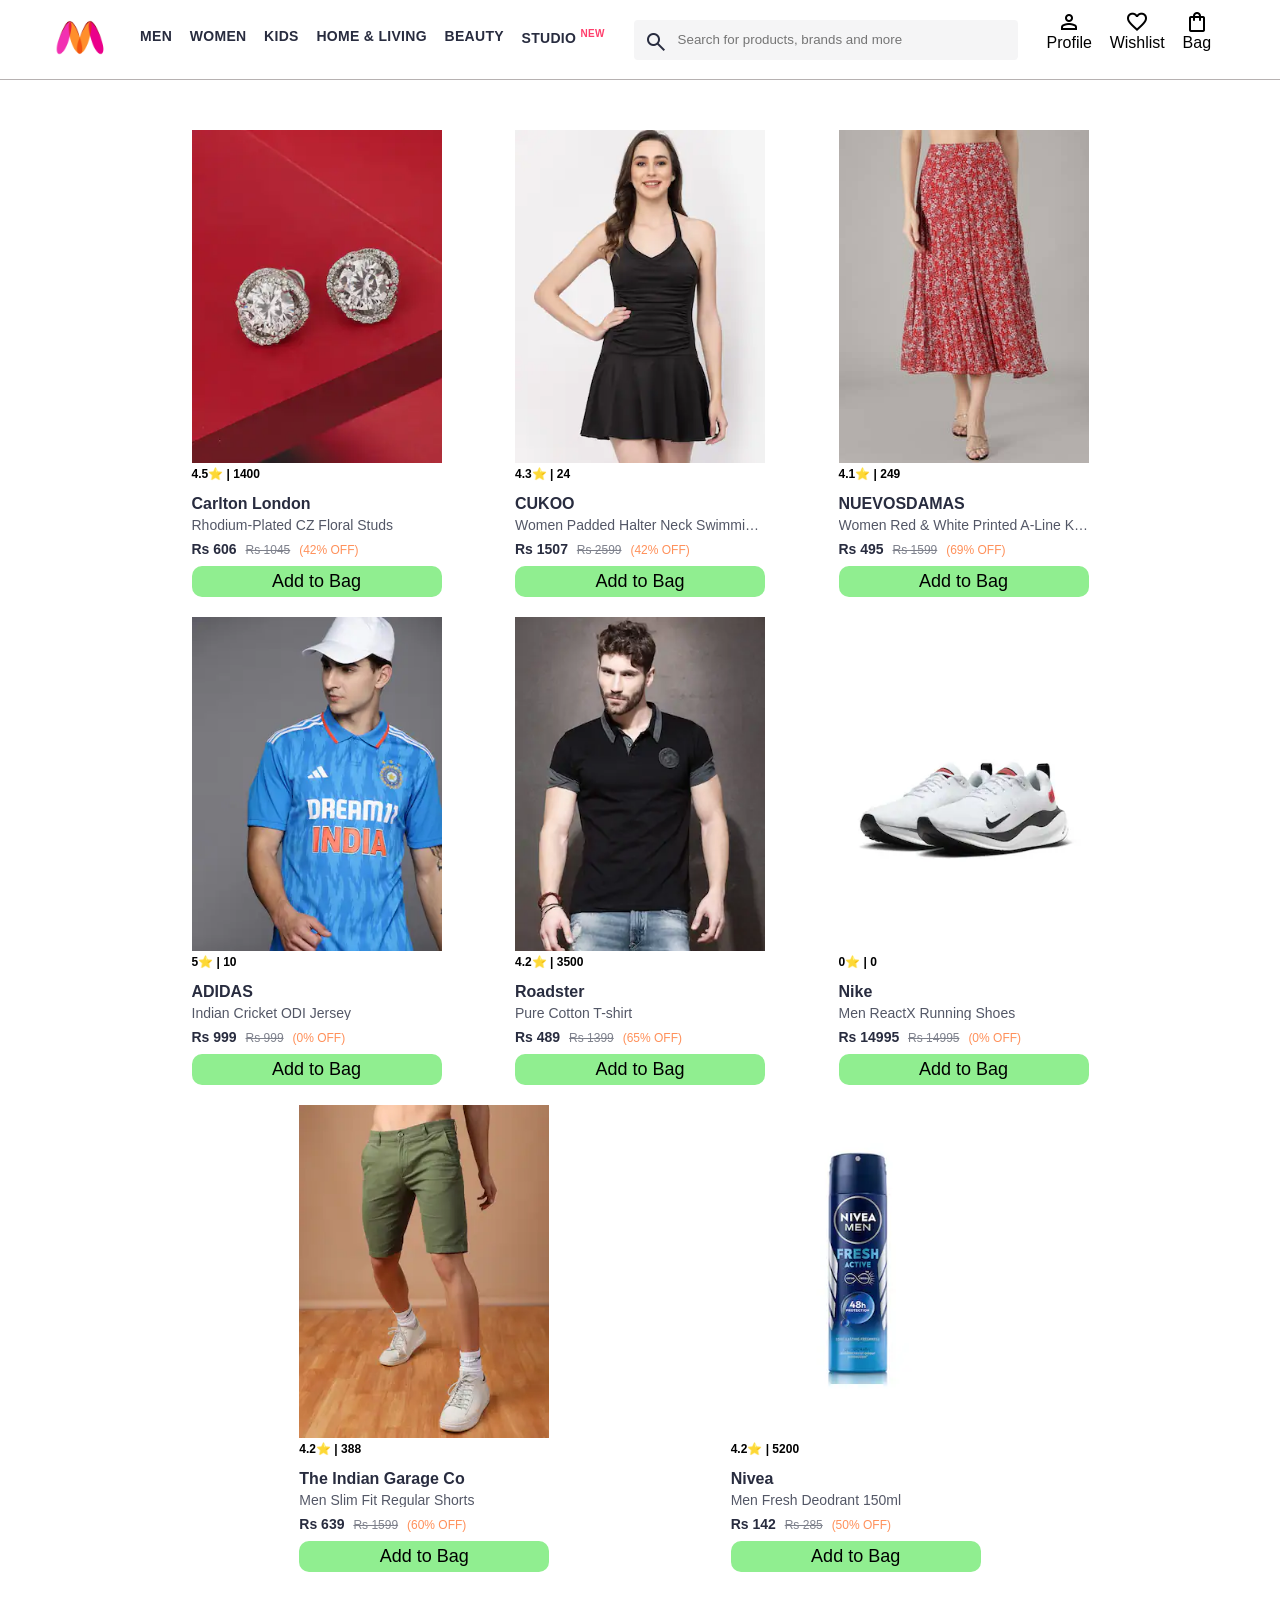
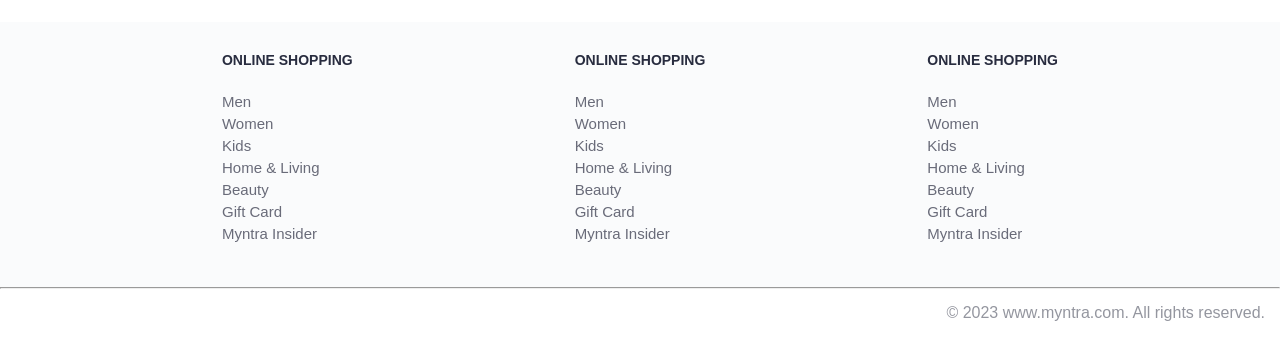
<file: index.html>
<!DOCTYPE html>
<html lang="en">
<head>
    <title>Myntra-functional-Clone</title>
    <link rel="stylesheet" href="css/index.css">
    <link rel="stylesheet" href="css/bag.css">
    <link rel="stylesheet" href="https://fonts.googleapis.com/css2?family=Material+Symbols+Outlined:opsz,wght,FILL,GRAD@20..48,100..700,0..1,-50..200" />
</head>
<body>
    <header>
        <div class="logo_container">
            <a href="#"><img class="myntra_home" src="images/myntra_logo.webp" alt="Myntra Home"></a>
        </div>
        <nav class="nav_bar">
            <a href="#">Men</a>
            <a href="#">Women</a>
            <a href="#">Kids</a>
            <a href="#">Home & Living</a>
            <a href="#">Beauty</a>
            <a href="#">Studio <sup>New</sup></a>
        </nav>
        <div class="search_bar">
            <span class="material-symbols-outlined search_icon">search</span>
            <input class="search_input" placeholder="Search for products, brands and more">
        </div>
        <div class="action_bar">
            <div class="action_container">
                <span class="material-symbols-outlined action_icon">person</span>
                <span class="action_name">Profile</span>
            </div>

            <div class="action_container">
                <span class="material-symbols-outlined action_icon">favorite</span>
                <span class="action_name">Wishlist</span>
            </div>

            <a class="action_container" href="pages/bag.html">
                <span class="material-symbols-outlined action_icon">shopping_bag</span>
                <span class="action_name">Bag</span>
                <span class="bag-item-count">0</span>
            </a>
        </div>
    </header>
    <main>
        <div class="items-container">
        </div>
    </main>
    <footer>
        <div class="footer_container">
            <div class="footer_column">
                <h3>ONLINE SHOPPING</h3>

                <a href="#">Men</a>
                <a href="#">Women</a>
                <a href="#">Kids</a>
                <a href="#">Home & Living</a>
                <a href="#">Beauty</a>
                <a href="#">Gift Card</a>
                <a href="#">Myntra Insider</a>
            </div>

            <div class="footer_column">
                <h3>ONLINE SHOPPING</h3>

                <a href="#">Men</a>
                <a href="#">Women</a>
                <a href="#">Kids</a>
                <a href="#">Home & Living</a>
                <a href="#">Beauty</a>
                <a href="#">Gift Card</a>
                <a href="#">Myntra Insider</a>
            </div>

            <div class="footer_column">
                <h3>ONLINE SHOPPING</h3>

                <a href="#">Men</a>
                <a href="#">Women</a>
                <a href="#">Kids</a>
                <a href="#">Home & Living</a>
                <a href="#">Beauty</a>
                <a href="#">Gift Card</a>
                <a href="#">Myntra Insider</a>
            </div>
        </div>
        <hr>

        <div class="copyright">
            © 2023 www.myntra.com. All rights reserved.
        </div>
    </footer>
    <script src="data/items.js"></script>
    <script src="scripts/script.js"></script>
</body>
</html>
</file>
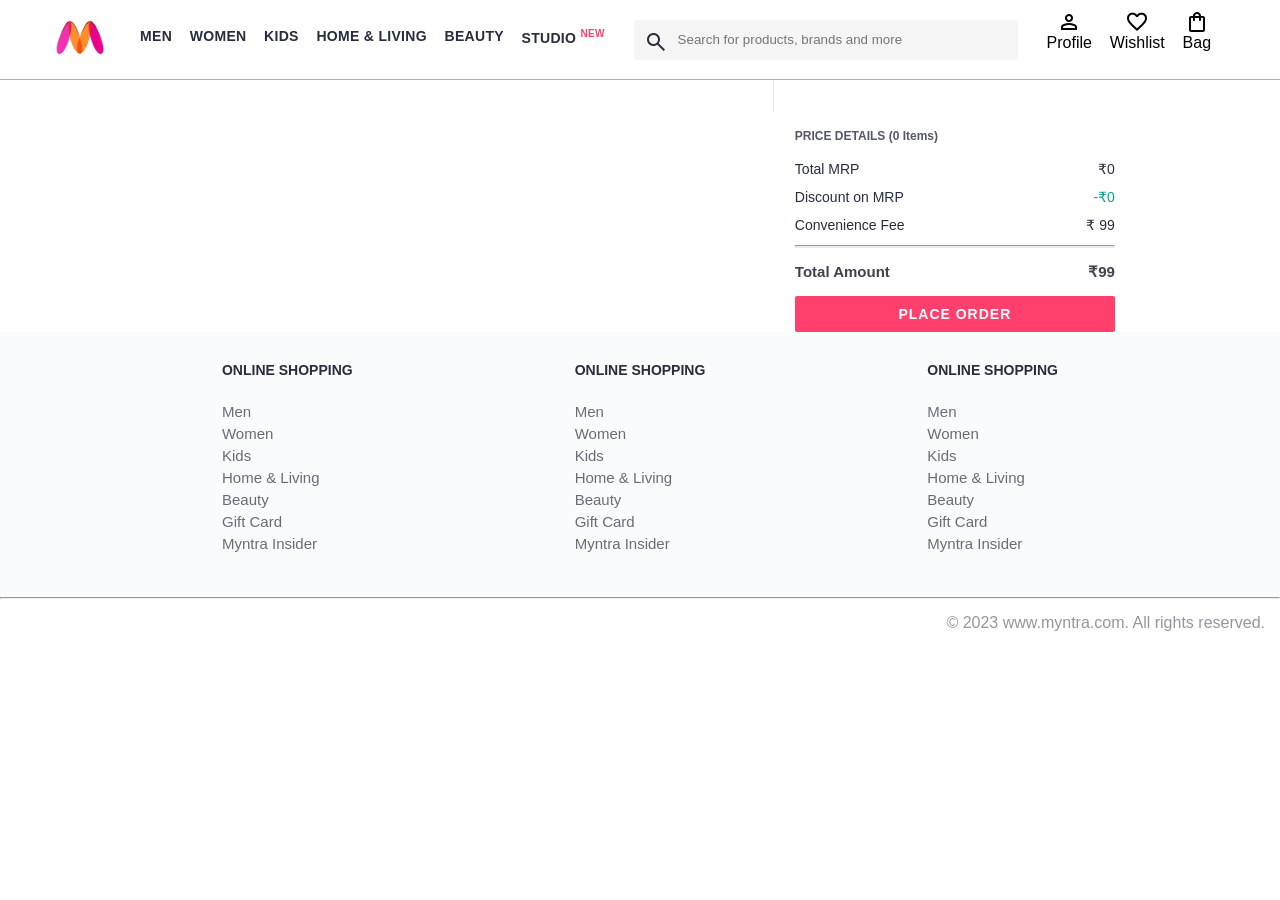
<file: pages/bag.html>
<!DOCTYPE html>
<html lang="en">
<head>
    <title>Myntra-Clone</title>
    <link rel="stylesheet" href="../css/index.css">
    <link rel="stylesheet" href="../css/bag.css">
    <link rel="stylesheet" href="https://fonts.googleapis.com/css2?family=Material+Symbols+Outlined:opsz,wght,FILL,GRAD@20..48,100..700,0..1,-50..200" />
</head>
<body>
    <header>
        <div class="logo_container">
            <a href="#"><img class="myntra_home" src="../images/myntra_logo.webp" alt="Myntra Home"></a>
        </div>
        <nav class="nav_bar">
            <a href="#">Men</a>
            <a href="#">Women</a>
            <a href="#">Kids</a>
            <a href="#">Home & Living</a>
            <a href="#">Beauty</a>
            <a href="#">Studio <sup>New</sup></a>
        </nav>
        <div class="search_bar">
            <span class="material-symbols-outlined search_icon">search</span>
            <input class="search_input" placeholder="Search for products, brands and more">
        </div>
        <div class="action_bar">
            <div class="action_container">
                <span class="material-symbols-outlined action_icon">person</span>
                <span class="action_name">Profile</span>
            </div>

            <div class="action_container">
                <span class="material-symbols-outlined action_icon">favorite</span>
                <span class="action_name">Wishlist</span>
            </div>

            <div class="action_container">
                <span class="material-symbols-outlined action_icon">shopping_bag</span>
                <span class="action_name">Bag</span>
                  <span class="bag-item-count">0</span>
            </div>
        </div>
    </header>
    <main>
      <div class="bag-page">
        <div class="bag-items-container">


        </div>
        <div class="bag-summary">
          <div class="bag-details-container">
        </div>

      </div>
    </main>
    <footer>
        <div class="footer_container">
            <div class="footer_column">
                <h3>ONLINE SHOPPING</h3>

                <a href="#">Men</a>
                <a href="#">Women</a>
                <a href="#">Kids</a>
                <a href="#">Home & Living</a>
                <a href="#">Beauty</a>
                <a href="#">Gift Card</a>
                <a href="#">Myntra Insider</a>
            </div>

            <div class="footer_column">
                <h3>ONLINE SHOPPING</h3>

                <a href="#">Men</a>
                <a href="#">Women</a>
                <a href="#">Kids</a>
                <a href="#">Home & Living</a>
                <a href="#">Beauty</a>
                <a href="#">Gift Card</a>
                <a href="#">Myntra Insider</a>
            </div>

            <div class="footer_column">
                <h3>ONLINE SHOPPING</h3>

                <a href="#">Men</a>
                <a href="#">Women</a>
                <a href="#">Kids</a>
                <a href="#">Home & Living</a>
                <a href="#">Beauty</a>
                <a href="#">Gift Card</a>
                <a href="#">Myntra Insider</a>
            </div>
        </div>
        <hr>

        <div class="copyright">
            © 2023 www.myntra.com. All rights reserved.
        </div>
    </footer>
    <script src="../data/items.js"></script>
    <script src="../scripts/script.js"></script>
     <script src="../scripts/bag.js"></script>
</body>
</html>
</file>
<file: css/index.css>
/***************** Item Page CSS **************************/
/*.action_container {
    text-decoration: none;
}
a.action_container:link {
    color:black;
}
.item-details {
    cursor: pointer;
    width: 250px;
    margin: 10px;
}
.stars {
    font-size: 12px;
    font-weight: 700;
    text-align: left;
}
.company {
    font-size: 18px;
    font-weight: 700;
    line-height: 1;
    color: #282c3f;
    margin-bottom: 6px;
    overflow: hidden;
    text-overflow: ellipsis;
    white-space: nowrap;
    margin-top: 20px;
}
.item-name {
    color: #535766;
    font-size: 16px;
    line-height: 1;
    margin-bottom: 0;
    margin-top: 0;
    overflow: hidden;
    text-overflow: ellipsis;
    white-space: nowrap;
    font-weight: 400;
    display: block;
}
.price-container {
    margin-top: 10px;
}
.current-price {
    font-size: 14px;
    font-weight: 700;
    color: #282c3f;
}
.original-price {
    text-decoration: line-through;
    color: #7e818c;
    font-weight: 400;
    margin-left: 5px;
    font-size: 12px;
}
.discount-percentage {
    color: #ff905a;
    font-weight: 400;
    font-size: 12px;
    margin-left: 5px;
}
.btn-bag {
    background-color: lightgreen;
    border: none;
    padding: 5px 15px;
    border-radius: 10px;
    width: 100%;
    margin-top: 7px;
    font-size: 20px;
    cursor: pointer;
}
.bag-items {
    background-color: #f16565;
    white-space: nowrap;
    text-align: center;
    line-height: 18px;
    padding: 0 6px;
    height: 18px;
    position: relative;
    border-radius: 50%;
    font-size: 12px;
    color: #fff;
    left: 13px;
    top: -44px;
    font-weight: 700;
    cursor: pointer;
}*/

* {
    margin: 0;
    padding: 0;
    font-family: Assistant,-apple-system,BlinkMacSystemFont,Segoe UI,Roboto,Helvetica,Arial,sans-serif;
    box-sizing: border-box;
}
header {
    display: flex;
    background-color: #ffffff;
    height: 80px;
    justify-content: space-between;
    align-items: center;
    border-bottom: 1px solid #b6b1b1;
}
.myntra_home {
    height: 45px;
}
.logo_container {
    margin-left: 4%;
}
.action_bar {
    margin-right: 4%;
}
.nav_bar {
    display: flex;
    min-width: 500px;
    justify-content: space-evenly;
}
.nav_bar a {
    font-size: 14px;
    letter-spacing: .3px;
    color: #282c3f;
    font-weight: 700;
    text-transform: uppercase;
    text-decoration: none;
    padding: 28px 0;
    border-bottom: 5px solid #ffffff;
}
.nav_bar a:hover {
    border-bottom: 4px solid #f54e77;
}

.nav_bar a sup {
    color: #ff3f6c;
    font-size: 10px;
}

.search_bar {
    height: 40px;
    min-width: 200px;
    width: 30%;
    display: flex;
    align-items: center;
}
.search_icon {
    box-sizing: content-box;
    height: 20px;
    padding: 10px;

    background-color: #f5f5f6;
    color: #282c3f;
    font-weight: 300;
    border-radius: 4px 0 0 4px;
}
.search_input {
    color: #696e79;
    background-color: #f5f5f6;
    flex-grow: 1;
    height: 40px;
    border: 0;
    border-radius: 0 4px 4px 0;
}

.action_bar {
    display: flex;
    min-width: 200px;
    justify-content: space-evenly;
}

.action_container {
    display: flex;
    flex-direction: column;
    align-items: center;
}

/* Main section */
.banner_container {
    margin: 40px 0;
}
.banner_image {
    width: 100%;
}

.category_heading {
    text-transform: uppercase;
    color: #3e4152;
    letter-spacing: .15em;
    font-size: 1.8em;
    margin: 50px 0 10px 30px;
    max-height: 5em;
    font-weight: 700;
}

.category-items, .items-container {
    width: 80%;
    margin: 50px 10%;
    display: flex;
    flex-wrap: wrap;
    justify-content: space-evenly;
}

.sale_item {
    width: 250px;
}

.footer_container {
    padding: 30px 0px 40px 0px;
    background: #FAFBFC;
    display: flex;
    justify-content: space-evenly;
}

.footer_column {
    display: flex;
    flex-direction: column;
}

.footer_column h3 {
    color: #282c3f;
    font-size: 14px;
    margin-bottom: 25px;
}

.footer_column a {
    color: #696b79;
    font-size: 15px;
    text-decoration: none;
    padding-bottom: 5px;
}

.copyright {
    color: #94969f;
    text-align: end;
    padding: 15px;
}
.items-container{
    width: 80%;
    margin:  40px 10%;
}
.item-container{
   width: 250px;
   margin: 10px;
}
.item-image{
  width: 100%;
}
.rating{
    font-size: 12px;
    font-weight: 700;
}
.company-name{
   margin-top: 15px;
   font-size: 16px;
   font-weight: 700;
   line-height: 1;
   color: #282c3f;
   margin-bottom: 6px;
   overflow: hidden;
   text-overflow: ellipsis;
   white-space: nowrap;

}
.item-name{
    color: #535766;
    font-size: 14px; 
    line-height: 1;
    margin-top: 0;
    margin-bottom: 0;
    overflow: hidden;
    text-overflow: ellipsis;
    white-space: nowrap;
    font-weight: 400;
    display: block;


}
.price{
    margin-top: 10px;
  font-size: 14px; 
    line-height: 15px;
    color: #282c3f;
    white-space: nowrap;

}
.current-price{
      font-size: 14px;
      font-weight: 700;
      color: #282c3f;
}
.original-price{
    text-decoration: line-through;
    color: #7e818c;
    font-weight: 400;
    margin-left: 5px;
    font-size: 12px;


}
.discount{
    color: #ff905a;
    font-weight: 400;
    font-size: 12px;
    margin-left: 5px;


}
.btn-add-bag{
    width: 100%;
    margin-top: 8px;
    font-size: 18px;
    background-color: lightgreen;
    border: none;
    padding: 5px 15px;
    border-radius: 10px;
    cursor: pointer;
}
.bag-item-count{
     background-color: #f16565;
    white-space: nowrap;
    text-align: center;
    line-height: 18px;
    padding: 0 6px;
    height: 18px;
    position: relative;
    border-radius: 50%;
    font-size: 12px;
    color: #fff;
    left: 13px;
    top: -44px;
    font-weight: 700;
    cursor: pointer;
}
.action_container {
    text-decoration: none;
}
a.action_container:link {
    color:black;
}
</file>
<file: css/bag.css>
.bag-items-container {
  display: inline-block;
  width: 64%;
  padding-right: 20px;
  border-right: 1px solid #eaeaec;
  padding-top: 32px;
  color: #282c3f;
  font-size: 13px;
  line-height: 1.42857143;
}

.bag-page {
  width: 75%;
  margin-left: 12.5%;
}

.bag-summary {
  vertical-align: top;
  display: inline-block;
  width: 35%;
  padding: 24px 0 0 16px;
  color: #282c3f;
  font-size: 13px;
  line-height: 1.42857143;
}

.bag-details-container {
  margin-bottom: 16px;
}

.price-header {
  font-size: 12px;
  font-weight: 700;
  margin: 24px 0 16px;
  color: #535766;
}

.price-item {
  margin-bottom: 12px;
  line-height: 16px;
  font-size: 14px;
  color: #282c3f;
}

.price-item-value {
  float: right;
}

.priceDetail-base-discount {
  color: #03a685;
}

.price-footer {
  font-weight: 700;
  font-size: 15px;
  padding-top: 16px;
  border-top: 1px solid #eaeaec;
  color: #3e4152;
  line-height: 16px;
}

.btn-place-order {
  width: 100%;
  letter-spacing: 1px;
  font-size: 14px;
  font-weight: 600;
  border-radius: 2px;
  border-width: 0px;
  padding: 10px 16px;
  background-color: rgb(255, 63, 108);
  color: rgb(255, 255, 255);
  cursor: pointer;
}

.bag-item-container {
  margin-bottom: 8px;
  background: #fff;
  font-size: 14px;
  border: 1px solid #eaeaec;
  border-radius: 4px;
  position: relative;
  padding: 12px 12px 0;
}

.item-left-part {
  position: absolute;
  background: rgb(255, 242, 223);
  height: 148px;
  width: 111px;
}

.item-right-part {
  padding-left: 12px;
  position: relative;
  min-height: 148px;
  margin-left: 111px;
  margin-bottom: 12px;
}

.bag-item-img {
  width: 100%;
}

.return-period {
  display: inline-flex;
  font-size: 14px;
  padding-top: 8px;
}

.return-period-days {
  font-weight: 700;
  margin-right: 4px;
}

.delivery-details {
  margin-top: 5px;
  color: #282c3f;
  font-size: 12px;
  letter-spacing: -.1px;
  margin-bottom: 8px;
  line-height: 15px;
}

.delivery-details-days {
  color: #03a685;
}

.remove-from-cart {
  position: absolute;
  font-size: 25px;
  top: 10px;
  right: 18px;
  width: 14px;
  height: 14px;
  cursor: pointer;
}
</file>
